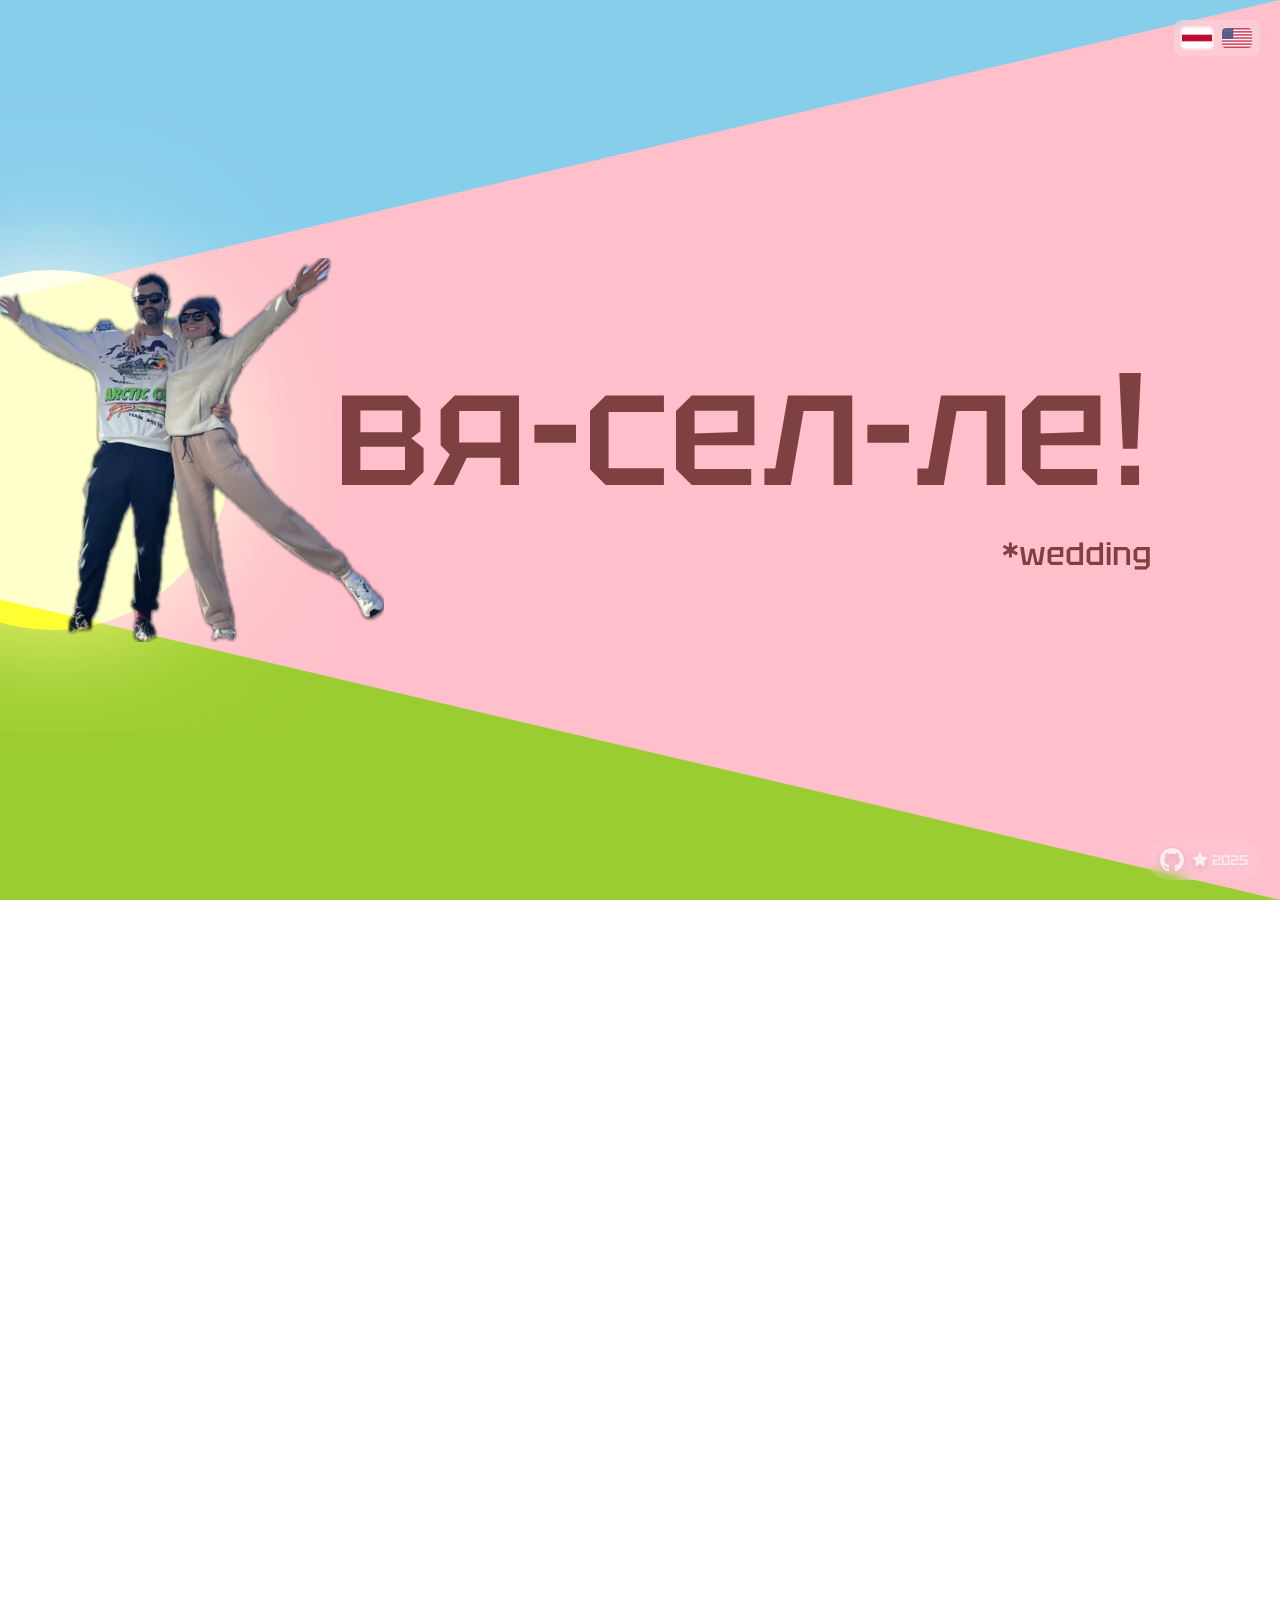
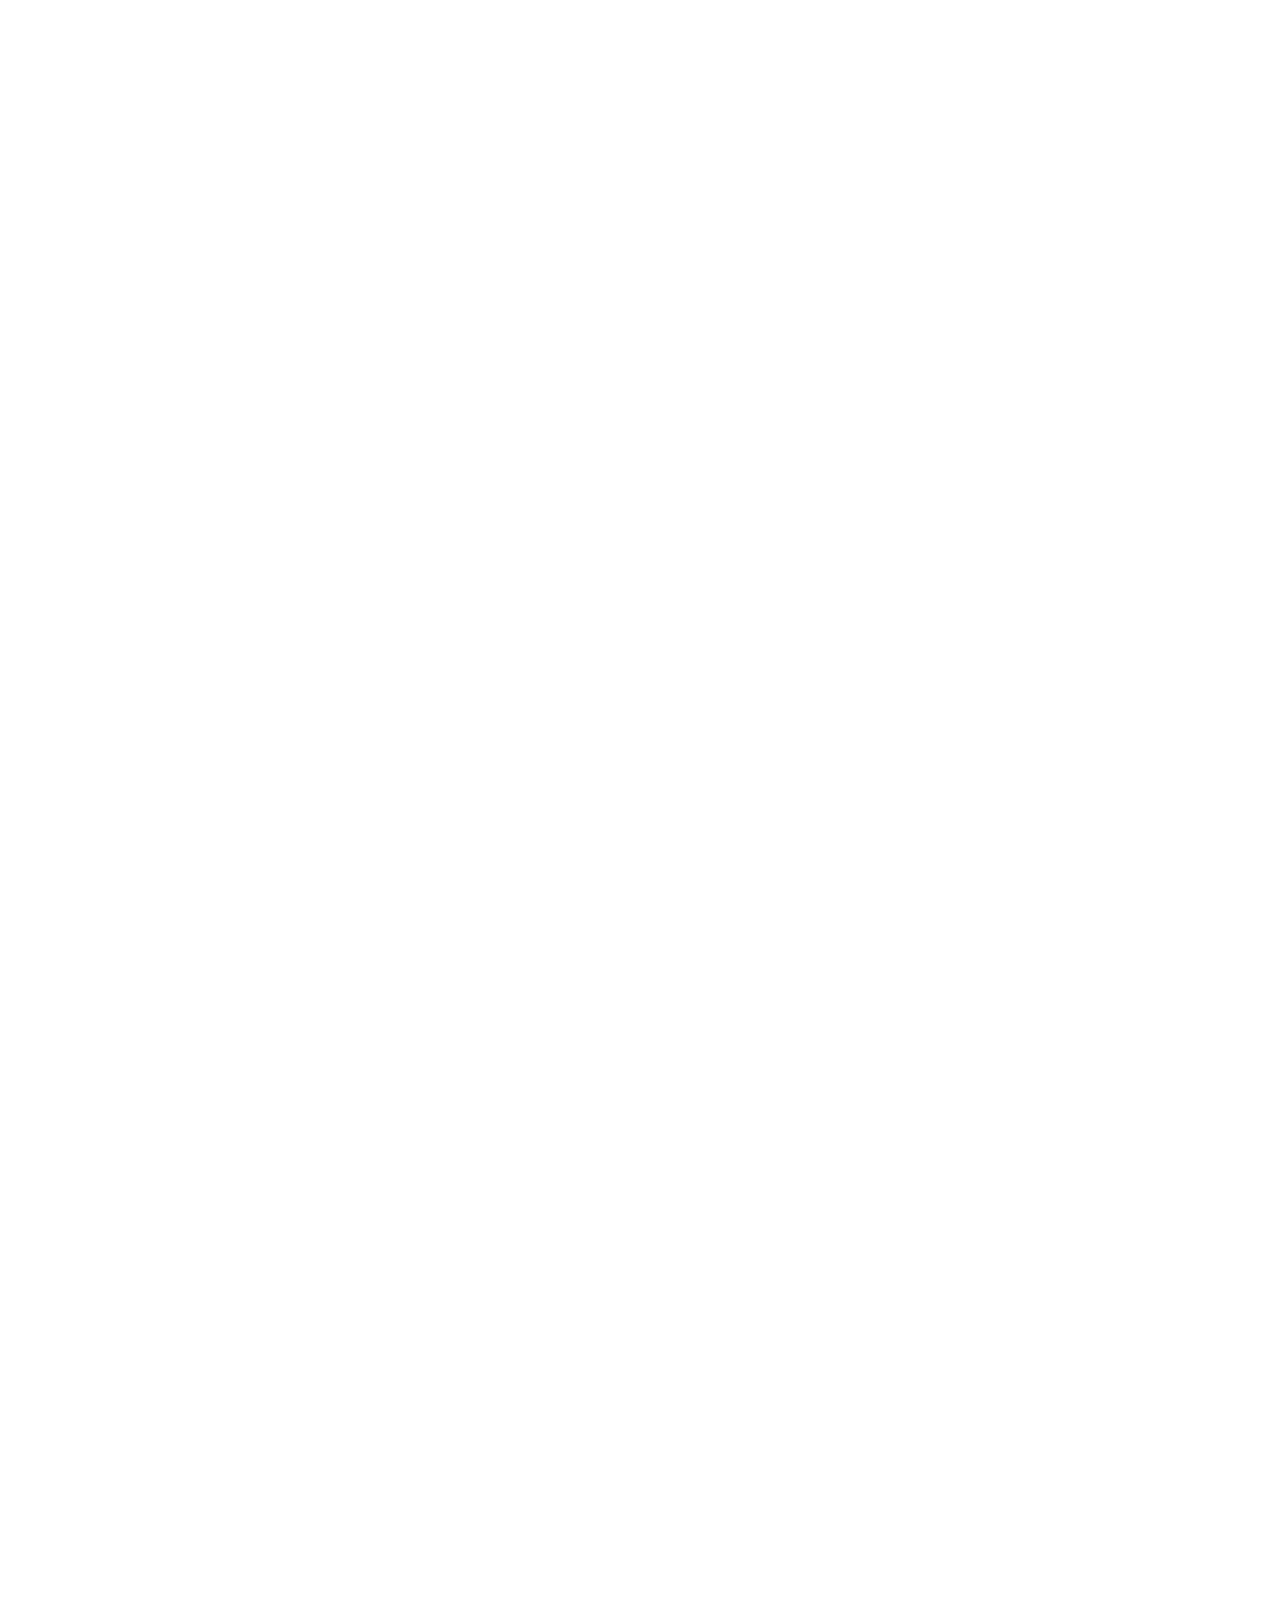
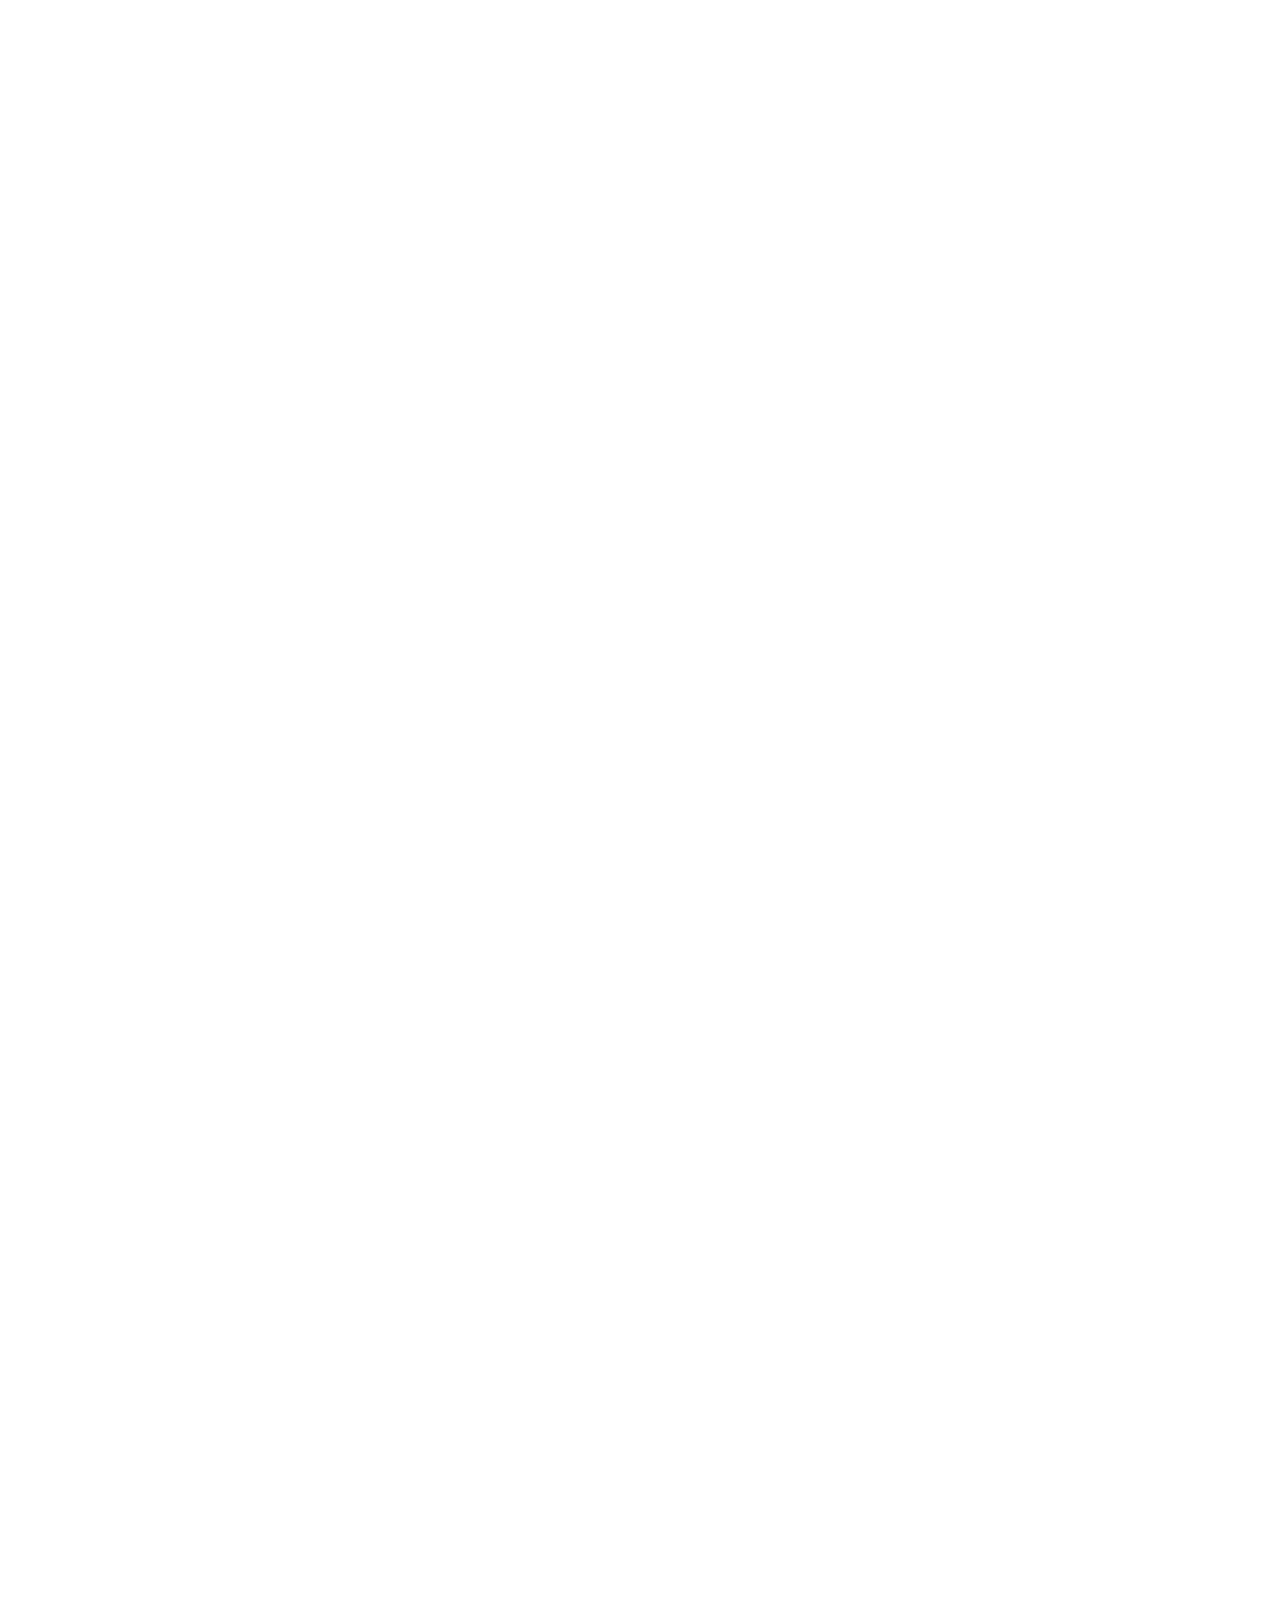
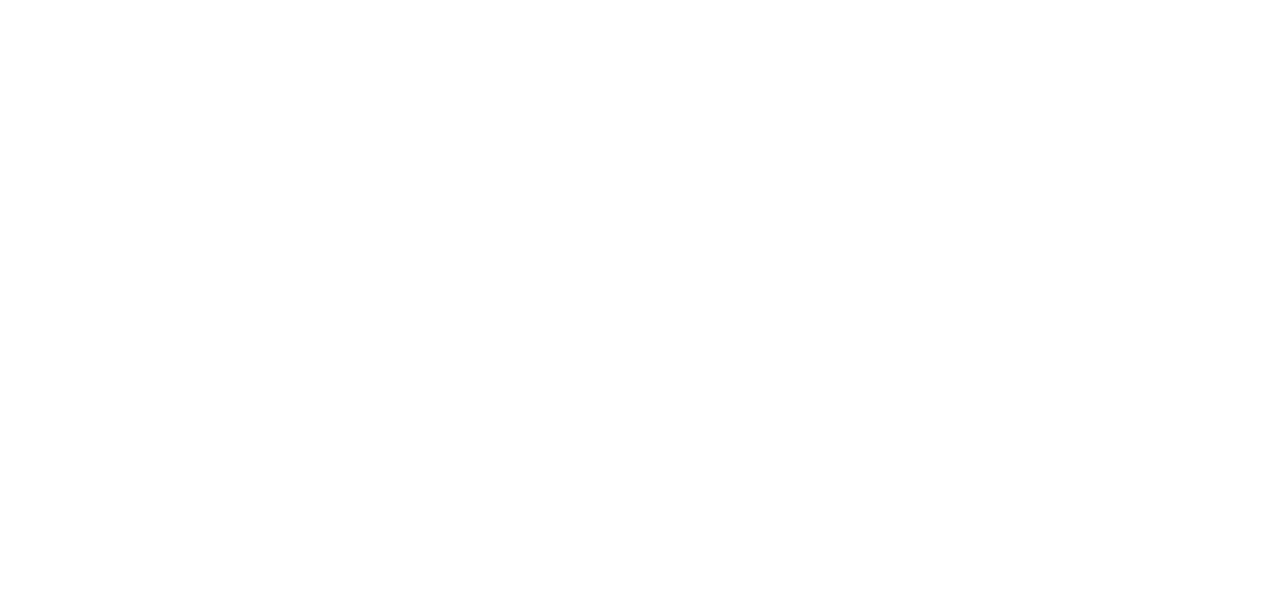
<file: index.html>
<!DOCTYPE html>
<html lang="be">
  <head>
    <meta charset="UTF-8" />
    <meta name="viewport" content="width=device-width, initial-scale=1.0" />
    <title>Wedding Vibe Transition V4</title>
    <link rel="preconnect" href="https://fonts.googleapis.com" />
    <link rel="preconnect" href="https://fonts.gstatic.com" crossorigin />
    <link
      href="https://fonts.googleapis.com/css2?family=Tektur:wght@400;600&display=swap"
      rel="stylesheet"
    />
    <link rel="stylesheet" href="base-styles.css" />
    <link rel="stylesheet" href="page-styles.css" />
    <script src="//embed.typeform.com/next/embed.js"></script>
    <script src="translations.js"></script>
  </head>
  <body>
    <div class="lang-switcher">
      <button
        class="lang-btn be active"
        data-lang="be"
        aria-label="Беларуская мова"
      ></button>
      <button class="lang-btn en" data-lang="en" aria-label="English"></button>
    </div>

    <a
      href="https://github.com/vadzimk/wedding"
      class="github-link"
      target="_blank"
      rel="noopener noreferrer"
      aria-label="View source on GitHub"
    >
      <svg viewBox="0 0 16 16" class="github-icon">
        <path
          d="M8 0C3.58 0 0 3.58 0 8c0 3.54 2.29 6.53 5.47 7.59.4.07.55-.17.55-.38 0-.19-.01-.82-.01-1.49-2.01.37-2.53-.49-2.69-.94-.09-.23-.48-.94-.82-1.13-.28-.15-.68-.52-.01-.53.63-.01 1.08.58 1.23.82.72 1.21 1.87.87 2.33.66.07-.52.28-.87.51-1.07-1.78-.2-3.64-.89-3.64-3.95 0-.87.31-1.59.82-2.15-.08-.2-.36-1.02.08-2.12 0 0 .67-.21 2.2.82.64-.18 1.32-.27 2-.27.68 0 1.36.09 2 .27 1.53-1.04 2.2-.82 2.2-.82.44 1.1.16 1.92.08 2.12.51.56.82 1.27.82 2.15 0 3.07-1.87 3.75-3.65 3.95.29.25.54.73.54 1.48 0 1.07-.01 1.93-.01 2.2 0 .21.15.46.55.38A8.013 8.013 0 0016 8c0-4.42-3.58-8-8-8z"
        />
      </svg>
      <div class="github-stars">
        <svg viewBox="0 0 16 16">
          <path
            d="M8 .25a.75.75 0 01.673.418l1.882 3.815 4.21.612a.75.75 0 01.416 1.279l-3.046 2.97.719 4.192a.75.75 0 01-1.088.791L8 12.347l-3.766 1.98a.75.75 0 01-1.088-.79l.72-4.194L.818 6.374a.75.75 0 01.416-1.28l4.21-.611L7.327.668A.75.75 0 018 .25z"
            fill-rule="evenodd"
          />
        </svg>
        2025
      </div>
    </a>

    <div class="background">
      <div class="sun"></div>
      <div class="step1">
        <div class="step1--pink-area"></div>
        <div class="step1--green-ground"></div>
      </div>

      <div class="step1--content step--content">
        <div class="step1-couple-image">
          <img src="./images/couple-intro.png" alt="couple" />
        </div>
        <div class="textbox-container">
          <div class="title-big" data-translate="wedding">вя-сел-ле!</div>
          <div class="smaller-text" data-translate="weddingNote">*wedding</div>
        </div>
      </div>

      <div class="step2">
        <div class="step2--sky"></div>
      </div>

      <div class="step2--content step--content">
        <div class="textbox-container">
          <div class="textbox location">
            <div class="caption smaller-text" data-translate="when">when</div>
            <div class="value">19.07.2025</div>
          </div>
          <div class="textbox counter">
            <div class="caption smaller-text" data-translate="startTime">
              start time
            </div>
            <div class="value" id="start-time">12:00</div>
          </div>
        </div>
      </div>

      <div class="step3">
        <div class="step3--sky-left"></div>
        <div class="step3--sky-right"></div>
      </div>

      <div class="step3--content step--content">
        <div class="textbox-container">
          <div class="title" data-translate="whatToExpect">
            на што разлічваць?
          </div>
          <div class="small-text" data-translate="detailedPlan">
            *Дэталёвы план будзе бліжэй да сустрэчы
          </div>
        </div>

        <div class="textbox-container agenda">
          <p data-translate="food">ежа і напоі</p>
          <p data-translate="rest">адпачынак</p>
          <p data-translate="activities">
            розныя актыўнасці ў тым ліку спартыўныя (але на ваш густ, захочаце -
            можаце ўвесь час прабавіць у басейне)
          </p>
          <p data-translate="people">людзі, размовы</p>
          <p data-translate="ceremony">цырымонія</p>
          <p data-translate="dance">танцы да світанку</p>
          <p data-translate="transfer">+ трансфер з варшавы і назад</p>
        </div>
      </div>

      <div class="step4"></div>

      <div class="step4--content step--content">
        <div class="step4--container">
          <div class="title" data-translate="dressTitle">што апранаць?</div>
          <div class="smaller-text" data-translate="dressDetails"></div>
        </div>
        <div class="step4--container">
          <div class="title" data-translate="surveyIntro">Апытанка</div>

          <div class="link-box-container">
            <a
              class="link-box"
              href="https://darisobol.typeform.com/to/IFqXWELW"
              target="_blank"
              rel="noopener noreferrer"
              ><span class="link-box-text" data-translate="surveyLink"
                >апытанца</span
              >
              &#8599;</a
            >
          </div>
        </div>
      </div>

      <div class="step5">
        <div class="step5--ground"></div>
      </div>

      <div class="step5--content step--content">
        <div class="title" data-translate="location">where will it be</div>
        <div class="playlist-container">
          <div class="map-container">
            <iframe
              width="100%"
              height="400"
              style="
                border: 0;
                border-radius: 8px;
                box-shadow: 0 4px 8px rgba(0, 0, 0, 0.1);
              "
              loading="lazy"
              allowfullscreen
              referrerpolicy="no-referrer-when-downgrade"
              src="https://www.google.com/maps/embed/v1/place?key=AIzaSyBFw0Qbyq9zTFTd-tUY6dZWTgaQzuU17R8&q=villa+omnia+warsaw&zoom=14"
            >
            </iframe>
            <!-- <div class="map-overlay">
              <div class="map-title">Villa Omnia, Warsaw</div>
              <a 
                href="https://goo.gl/maps/YourSpecificLinkHere" 
                target="_blank" 
                rel="noopener noreferrer" 
                class="directions-link"
              >
                Get Directions
              </a>
            </div> -->
          </div>
          <style>
            .map-container {
              position: relative;
              width: 100%;
              /* max-width: 900px; */
              overflow: hidden;
              border-radius: 8px;
            }
            .map-overlay {
              position: absolute;
              bottom: 20px;
              left: 20px;
              background: rgba(255, 255, 255, 0.9);
              padding: 10px 15px;
              border-radius: 4px;
              box-shadow: 0 2px 4px rgba(0, 0, 0, 0.2);
            }
            .map-title {
              font-weight: bold;
              margin-bottom: 5px;
            }
            .directions-link {
              color: #4285f4;
              text-decoration: none;
              font-size: 0.9em;
            }
            .directions-link:hover {
              text-decoration: underline;
            }
            .review-box {
              visibility: hidden;
            }
            @media (max-width: 768px) {
              .map-container iframe {
                height: 300px;
              }
            }
          </style>
        </div>
      </div>

      <div class="step6">
        <div class="step6--sky"></div>
        <div class="step6--ground"></div>
      </div>

      <div class="step6--content step--content">
        <div class="textbox-container">
          <div class="title-big" data-translate="waiting">ча-ка-ем!</div>
          <div class="smaller-text" data-translate="waitingNote">
            *вельмі моцна
          </div>
        </div>
        <div class="image-container">
          <!-- <div class="textbox name-vadzim">Vadzim</div> -->
          <!-- <div class="textbox name-dasha">Dasha</div> -->
          <img src="./images/couple-outro.png" alt="couple" />
        </div>
      </div>
    </div>

    <!-- <div class="arrow bounce">
      <a class="fa fa-arrow-down fa-2x" href="#">Arrow</a>
    </div> -->

    <script>
      // Language switcher functionality
      let currentLang = 'be';

      function updateContent(lang) {
        document.documentElement.lang = lang;
        document.querySelectorAll('[data-translate]').forEach((element) => {
          const key = element.getAttribute('data-translate');
          element.textContent = translations[lang][key];
        });

        // Update days counter text
        updateDaysCounter();
      }

      function updateDaysCounter() {
        const weddingDate = new Date('2025-07-19');
        const today = new Date();
        const diffTime = weddingDate - today;
        const diffDays = Math.ceil(diffTime / (1000 * 60 * 60 * 24));
        const daysText = translations[currentLang].days;
        document.getElementById(
          'days-counter'
        ).textContent = `${diffDays} ${daysText}`;
      }

      // Initialize language switcher
      document.querySelectorAll('.lang-btn').forEach((btn) => {
        btn.addEventListener('click', () => {
          const lang = btn.getAttribute('data-lang');
          if (lang === currentLang) return;

          // Update active state
          document.querySelector('.lang-btn.active').classList.remove('active');
          btn.classList.add('active');

          // Update language and content
          currentLang = lang;
          updateContent(lang);
        });
      });

      // Initialize content
      document.addEventListener('DOMContentLoaded', () => {
        updateContent(currentLang);
      });

      document.addEventListener('DOMContentLoaded', () => {
        const steps = Array.from({ length: 6 }, (_, i) =>
          document.querySelector(`.step${i + 1}`)
        );
        const stepsContent = Array.from({ length: 6 }, (_, i) =>
          document.querySelector(`.step${i + 1}--content`)
        );
        const sun = document.querySelector('.sun');

        const isMobile = window.innerWidth < 768;

        // Sun positions for each step
        const sunPositions = [
          {
            width: '40vh',
            height: '40vh',
            top: '30vh',
            left: isMobile ? '-20vw' : '-10%',
            right: 'null',
            transform: 'none',
          }, // Step 1: Middle left
          {
            width: '40vh',
            height: '40vh',
            top: '0vh',
            left: '-10%',
            right: 'auto',
            transform: 'none',
          }, // Step 2: Top left
          {
            width: isMobile ? '40vw' : '50vw',
            height: isMobile ? '40vw' : '50vw',
            top: isMobile ? '0vh' : '-40vh',
            left: isMobile ? '20vw' : '25vw',
            right: isMobile ? '10vw' : '25vw',
            transform: 'none',
          }, // Step 3: Top center
          {
            width: '95vw',
            height: '95vw',
            top: isMobile ? '0vh' : '-45vh',
            left: '2.5vw',
            right: '2.5vw',
            transform: 'none',
          }, // Step 4: Center huge
          {
            width: '40vw',
            height: '40vw',
            top: '-10vh',
            left: 'auto',
            right: '-10vw',
            transform: 'none',
          }, // Step 5: Top right small
          {
            width: isMobile ? '40vh' : '20vw',
            height: isMobile ? '40vh' : '20vw',
            top: '30vh',
            left: 'auto',
            right: '-10vw',
            transform: 'none',
          }, // Step 6: Middle right
        ];

        function updateSteps() {
          const scrollPercent =
            window.scrollY /
            (document.documentElement.scrollHeight - window.innerHeight);

          // Calculate which steps we're between (0-5)
          const rawStep = scrollPercent * 5;
          const currentStep = Math.floor(rawStep);
          const nextStep = Math.min(currentStep + 1, 5);
          const progress = rawStep - currentStep;

          // Show current and next step backgrounds
          steps.forEach((step, i) => {
            step.style.opacity = i === currentStep ? '1' : '0';
          });

          stepsContent.forEach((stepContent, i) => {
            if (!stepContent) return;
            stepContent.style.visibility =
              i === currentStep ? 'visible' : 'hidden';
          });

          // Calculate sun position based on scroll position
          calculateSunPosition(currentStep, nextStep, progress);
        }

        function calculateSunPosition(currentStep, nextStep, progress) {
          // Get the positions for current and next steps
          const currentPos = sunPositions[currentStep];
          const nextPos = sunPositions[nextStep];

          // Calculate interpolated values for each property
          const interpolatedPos = {};

          // Handle width and height
          ['width', 'height'].forEach((prop) => {
            const current = parseFloat(currentPos[prop]) || 0;
            const next = parseFloat(nextPos[prop]) || 0;
            // Extract units from both current and next positions as they might differ
            const currentUnit = currentPos[prop].replace(/[0-9.-]/g, '');
            const nextUnit = nextPos[prop].replace(/[0-9.-]/g, '');
            // Use current unit for interpolation, but we'll need to handle unit conversion in a more complex case
            const unit = currentUnit;
            interpolatedPos[prop] = `${
              current + (next - current) * progress
            }${unit}`;
          });

          // Handle top position
          const currentTop =
            parseFloat(currentPos.top.replace(/[^0-9.-]/g, '')) || 0;
          const nextTop = parseFloat(nextPos.top.replace(/[^0-9.-]/g, '')) || 0;
          const topUnit = currentPos.top.includes('calc')
            ? 'calc'
            : currentPos.top.replace(/[0-9.-]/g, '');

          if (topUnit === 'calc') {
            // Handle calc expressions
            if (currentPos.top.includes('50%')) {
              const currentOffset =
                parseFloat(currentPos.top.match(/-?\d+vh/)?.[0]) || 0;
              const nextOffset =
                parseFloat(nextPos.top.match(/-?\d+vh/)?.[0]) || 0;
              interpolatedPos.top = `calc(50% - ${
                currentOffset + (nextOffset - currentOffset) * progress
              }vh)`;
            } else {
              interpolatedPos.top =
                progress < 0.5 ? currentPos.top : nextPos.top;
            }
          } else {
            interpolatedPos.top = `${
              currentTop + (nextTop - currentTop) * progress
            }${topUnit}`;
          }

          // Handle left and right positioning
          if (currentPos.left !== 'auto' && nextPos.left !== 'auto') {
            const currentLeft = parseFloat(currentPos.left) || 0;
            const nextLeft = parseFloat(nextPos.left) || 0;
            const leftUnit = currentPos.left.replace(/[0-9.-]/g, '');
            interpolatedPos.left = `${
              currentLeft + (nextLeft - currentLeft) * progress
            }${leftUnit}`;
            interpolatedPos.right = 'auto';
          } else if (currentPos.right !== 'auto' && nextPos.right !== 'auto') {
            const currentRight = parseFloat(currentPos.right) || 0;
            const nextRight = parseFloat(nextPos.right) || 0;
            const rightUnit = currentPos.right.replace(/[0-9.-]/g, '');
            interpolatedPos.right = `${
              currentRight + (nextRight - currentRight) * progress
            }${rightUnit}`;
            interpolatedPos.left = 'auto';
          } else {
            // Handle transition between left and right positioning
            if (currentPos.left !== 'auto') {
              const currentLeft = parseFloat(currentPos.left) || 0;
              const leftUnit = currentPos.left.replace(/[0-9.-]/g, '');
              interpolatedPos.left = `${
                currentLeft * (1 - progress)
              }${leftUnit}`;
            } else {
              interpolatedPos.left = 'auto';
            }

            if (nextPos.left !== 'auto') {
              const nextLeft = parseFloat(nextPos.left) || 0;
              const leftUnit = nextPos.left.replace(/[0-9.-]/g, '');
              interpolatedPos.left = `${nextLeft * progress}${leftUnit}`;
            }

            if (currentPos.right !== 'auto') {
              const currentRight = parseFloat(currentPos.right) || 0;
              const rightUnit = currentPos.right.replace(/[0-9.-]/g, '');
              interpolatedPos.right = `${
                currentRight * (1 - progress)
              }${rightUnit}`;
            } else {
              interpolatedPos.right = 'auto';
            }

            if (nextPos.right !== 'auto') {
              const nextRight = parseFloat(nextPos.right) || 0;
              const rightUnit = nextPos.right.replace(/[0-9.-]/g, '');
              interpolatedPos.right = `${nextRight * progress}${rightUnit}`;
            }
          }

          // Handle transform
          if (progress < 0.5) {
            interpolatedPos.transform = currentPos.transform;
          } else {
            interpolatedPos.transform = nextPos.transform;
          }

          // Apply the interpolated position to the sun
          Object.keys(interpolatedPos).forEach((key) => {
            sun.style[key] = interpolatedPos[key];
          });
        }

        window.addEventListener('scroll', () => {
          requestAnimationFrame(updateSteps);
        });

        // Initial update
        updateSteps();
      });
    </script>
  </body>
</html>

<!-- <div class="value" id="days-counter">
  <script>
    document.addEventListener('DOMContentLoaded', function () {
      const weddingDate = new Date('2025-07-19');
      const today = new Date();

      // Calculate the difference in milliseconds
      const diffTime = weddingDate - today;

      // Convert to days and round down
      const diffDays = Math.ceil(diffTime / (1000 * 60 * 60 * 24));

      // Display the result
      document.getElementById('days-counter').textContent =
        diffDays + ' дзён';
    });
  </script>
</div> -->
</file>
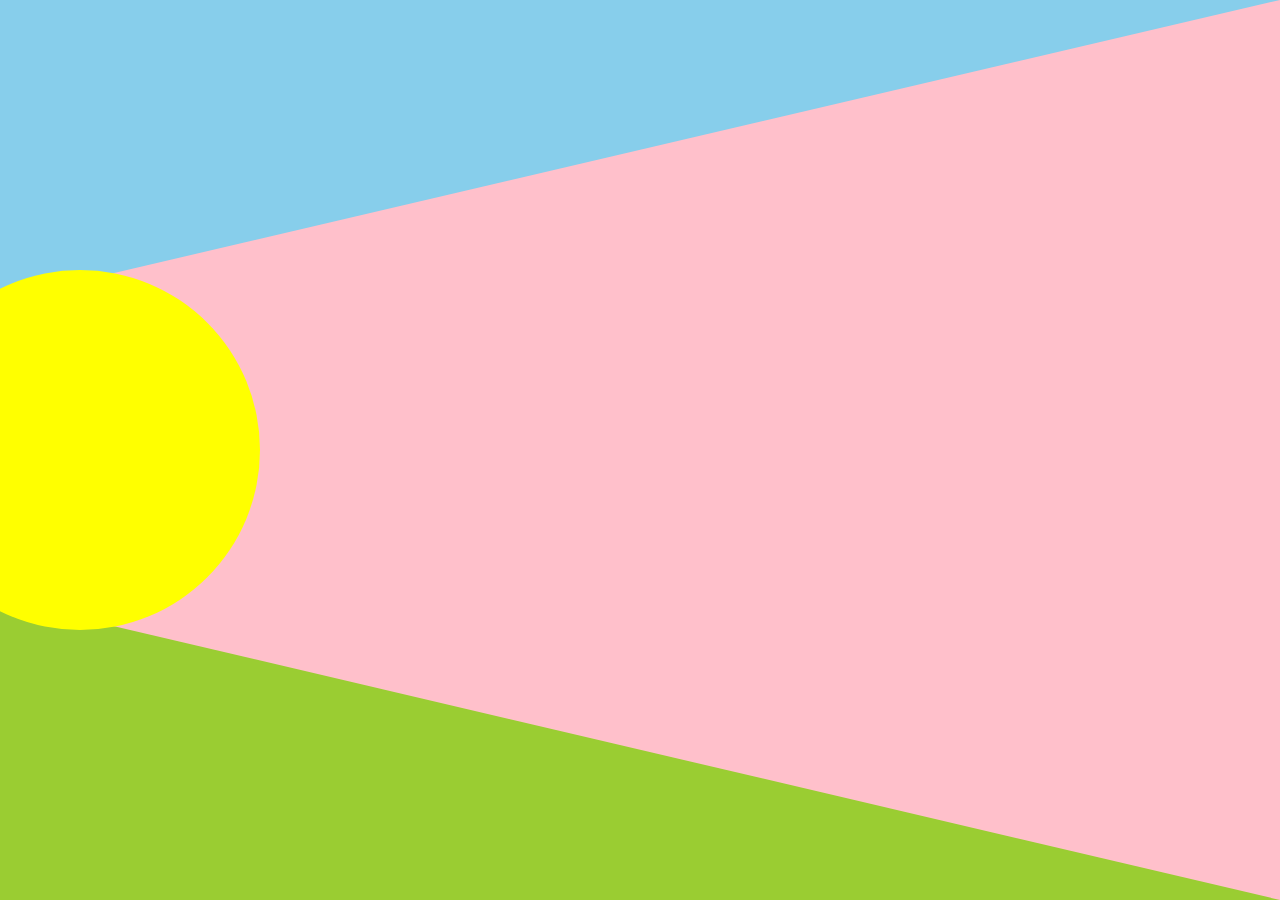
<file: background.html>
<!DOCTYPE html>
<html lang="en">
<head>
  <meta charset="UTF-8">
  <title>Wedding Vibe Improved</title>
  <style>
    body {
      margin: 0;
      padding: 0;
    }
    .background {
      position: relative;
      width: 100vw;
      height: 100vh;
      background-color: #87ceeb; /* light blue sky */
      overflow: hidden;
    }
    .yellow-circle {
      position: absolute;
      height: 40vh;
      width: 40vh;
      background: yellow;
      border-radius: 50%;
      top: calc(50% - 20vh);
      left: -100px;
      z-index: 100;
    }
    .pink-area {
      position: absolute;
      width: 100%;
      height: 100%;
      background: #ffc0cb; /* pink */
      clip-path: polygon(0% 33.3%, 100% 0%, 100% 100%, 0% 66.6%);
      z-index: 20;
    }
    .green-ground {
      position: absolute;
      width: 100%;
      height: 40%;
      background: #9acd32; /* green */
      bottom: 0;
      z-index: 3;
    }
  </style>
</head>
<body>

<div class="background">
  <div class="yellow-circle"></div>
  <div class="pink-area"></div>
  <div class="green-ground"></div>
</div>

</body>
</html>
</file>
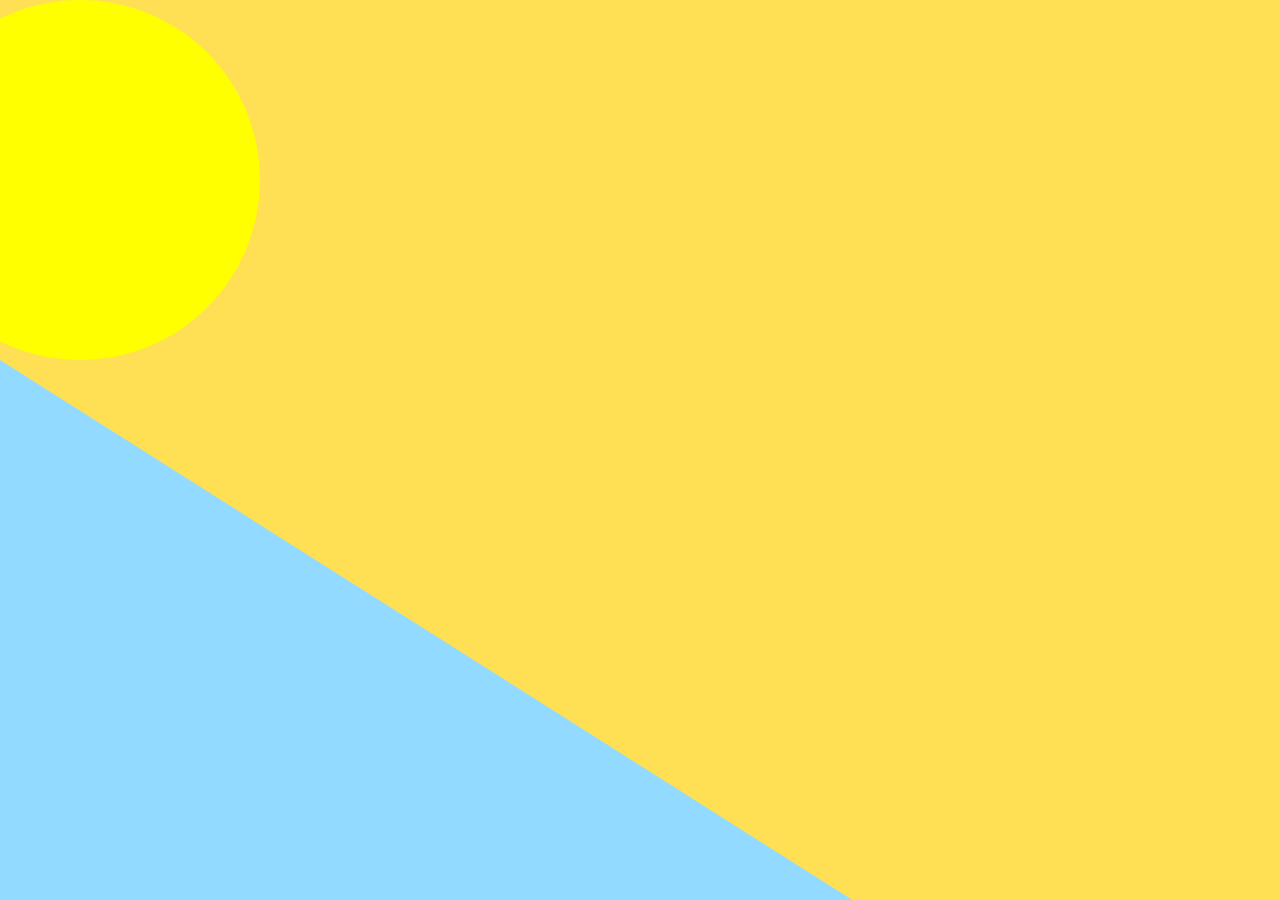
<file: background2.html>
<!DOCTYPE html>
<html lang="en">
  <head>
    <meta charset="UTF-8" />
    <title>Wedding Vibe Improved</title>
    <style>
      body {
        margin: 0;
        padding: 0;
      }
      .background {
        position: relative;
        width: 100vw;
        height: 100vh;
        background-color: #ffe055;
        overflow: hidden;
      }
      .yellow-circle {
        position: absolute;
        width: 40vh;
        height: 40vh;
        background: yellow;
        border-radius: 50%;
        top: 0vw;
        left: -100px;
        z-index: 100;
      }
      .sky {
        position: absolute;
        width: 100%;
        height: 100%;
        background: #92daff; /* sky blue */
        clip-path: polygon(0% 40%, 66.6% 100%, 0% 100%);
        bottom: 0;
        z-index: 3;
      }
    </style>
  </head>
  <body>
    <div class="background">
      <div class="yellow-circle"></div>
      <div class="sky"></div>
    </div>
  </body>
</html>
</file>
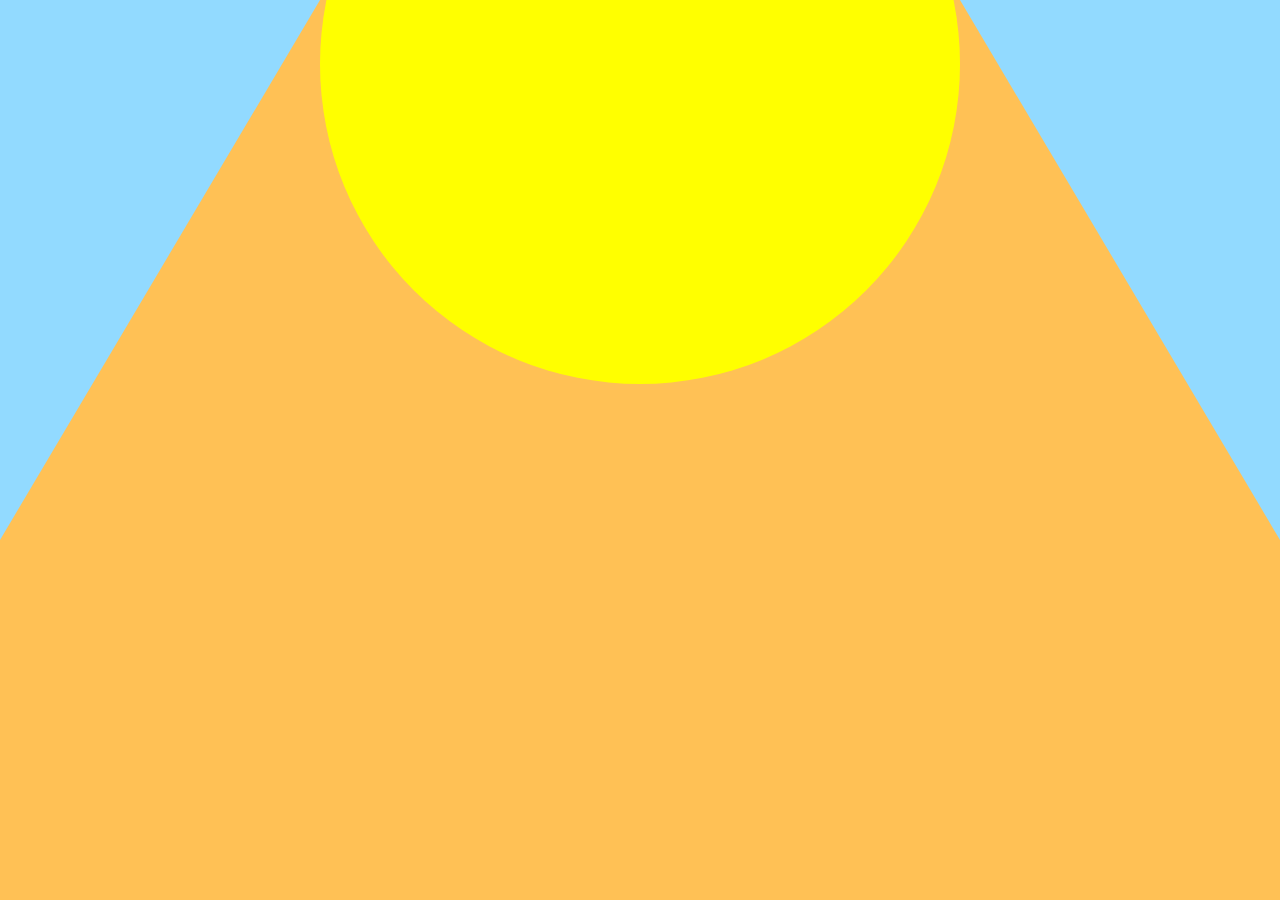
<file: background3.html>
<!DOCTYPE html>
<html lang="en">
  <head>
    <meta charset="UTF-8" />
    <title>Wedding Vibe Improved</title>
    <style>
      body {
        margin: 0;
        padding: 0;
      }
      .background {
        position: relative;
        width: 100vw;
        height: 100vh;
        background-color: #ffc155;
        overflow: hidden;
      }
      .yellow-circle {
        position: absolute;
        width: 50%;
        height: 50vw;
        background: yellow;
        border-radius: 50%;
        top: -20vw;
        left: 50%;
        transform: translateX(-50%);
        z-index: 100;
      }
      .sky-left {
        position: absolute;
        width: 100%;
        height: 100%;
        background: #92daff; /* sky blue */
        clip-path: polygon(0% 0%, 25% 0%, 0% 60%);
        bottom: 0;
        z-index: 3;
      }
      .sky-right {
        position: absolute;
        width: 100%;
        height: 100%;
        background: #92daff; /* sky blue */
        clip-path: polygon(75% 0%, 100% 0%, 100% 60%);
        bottom: 0;
        z-index: 3;
      }
    </style>
  </head>
  <body>
    <div class="background">
      <div class="yellow-circle"></div>
      <div class="sky-left"></div>
      <div class="sky-right"></div>
    </div>
  </body>
</html>
</file>
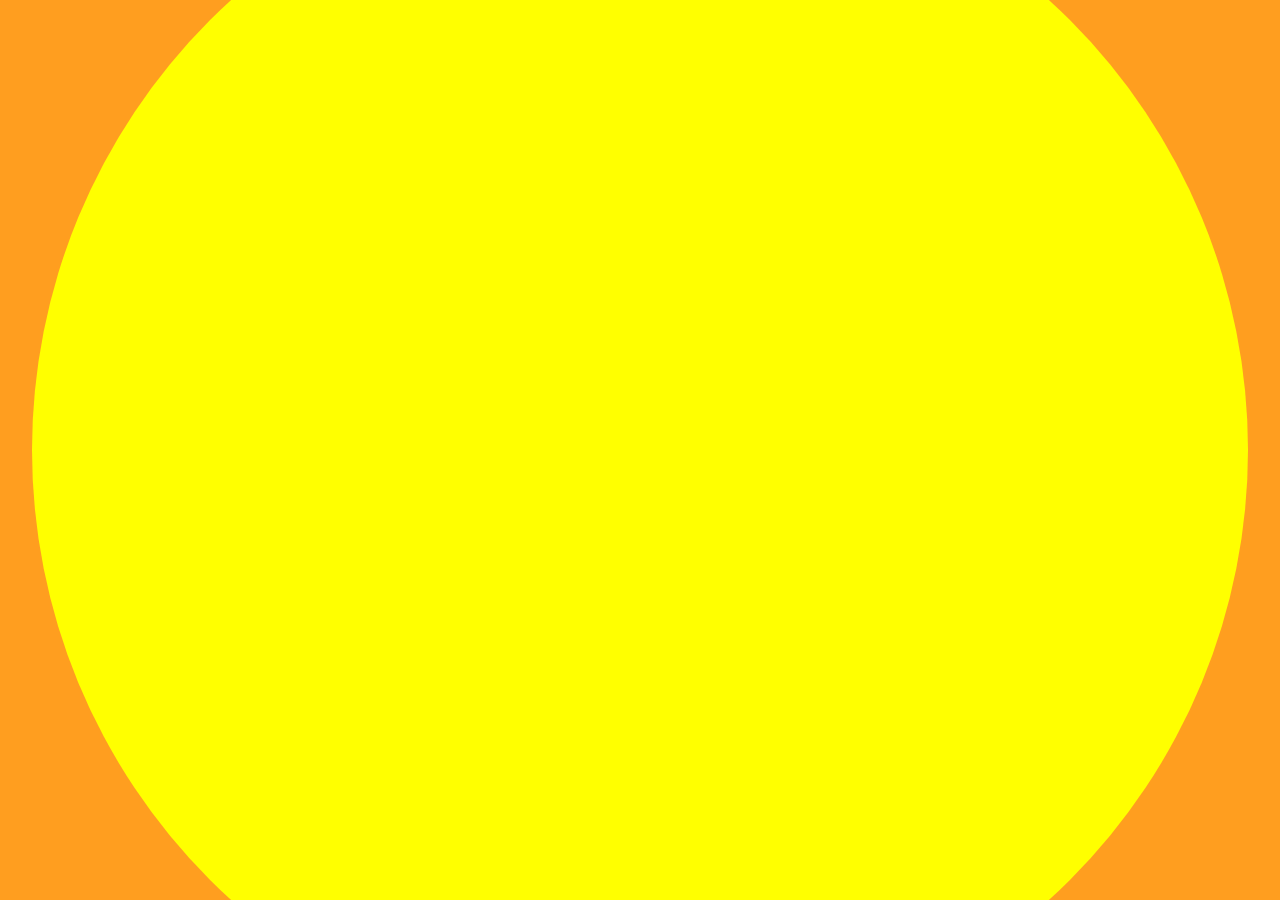
<file: background4.html>
<!DOCTYPE html>
<html lang="en">
  <head>
    <meta charset="UTF-8" />
    <title>Wedding Vibe Improved</title>
    <style>
      body {
        margin: 0;
        padding: 0;
      }
      .background {
        position: relative;
        width: 100vw;
        height: 100vh;
        background-color: #ff9e1f;
        overflow: hidden;
      }
      .yellow-circle {
        position: absolute;
        width: 95%;
        height: 95vw;
        background: yellow;
        border-radius: 50%;
        top: 50%;
        left: 50%;
        transform: translate(-50%, -50%);
        z-index: 100;
      }
    </style>
  </head>
  <body>
    <div class="background">
      <div class="yellow-circle"></div
    </div>
  </body>
</html>
</file>
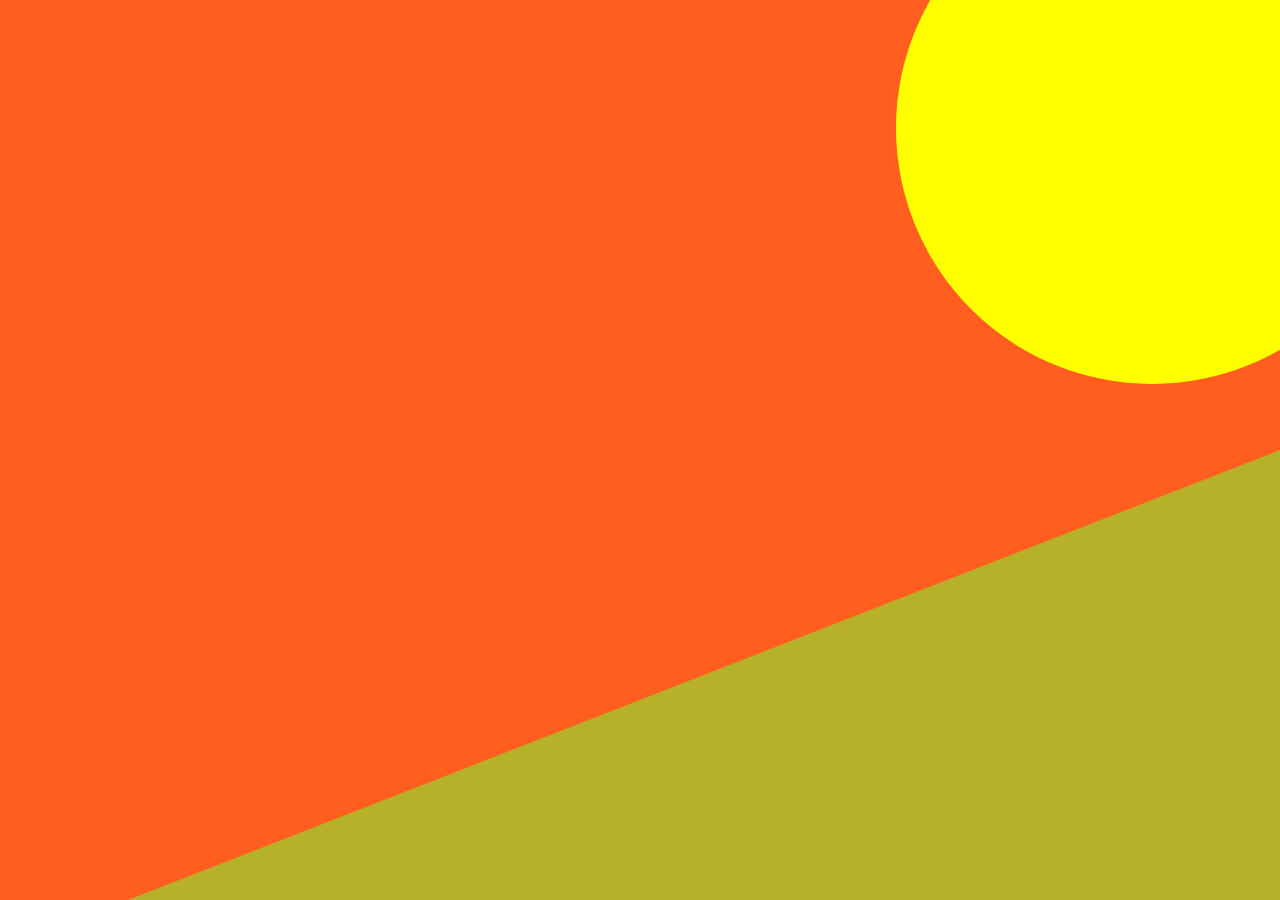
<file: background5.html>
<!DOCTYPE html>
<html lang="en">
  <head>
    <meta charset="UTF-8" />
    <title>Wedding Vibe Improved</title>
    <style>
      body {
        margin: 0;
        padding: 0;
      }
      .background {
        position: relative;
        width: 100vw;
        height: 100vh;
        background-color: #ff5e1f;
        overflow: hidden;
      }
      .yellow-circle {
        position: absolute;
        width: 40%;
        height: 40vw;
        background: yellow;
        border-radius: 50%;
        top: -10vw;
        right: -10vw;
        z-index: 100;
      }
      .ground {
        position: absolute;
        width: 100%;
        height: 100%;
        background-color: #b7b12a;
        clip-path: polygon(10% 100%, 100% 50%, 100% 100%);
        bottom: 0;
        z-index: 2;
      }
    </style>
  </head>
  <body>
    <div class="background">
      <div class="yellow-circle"></div>
      <div class="ground"></div>
    </div>
  </body>
</html>
</file>
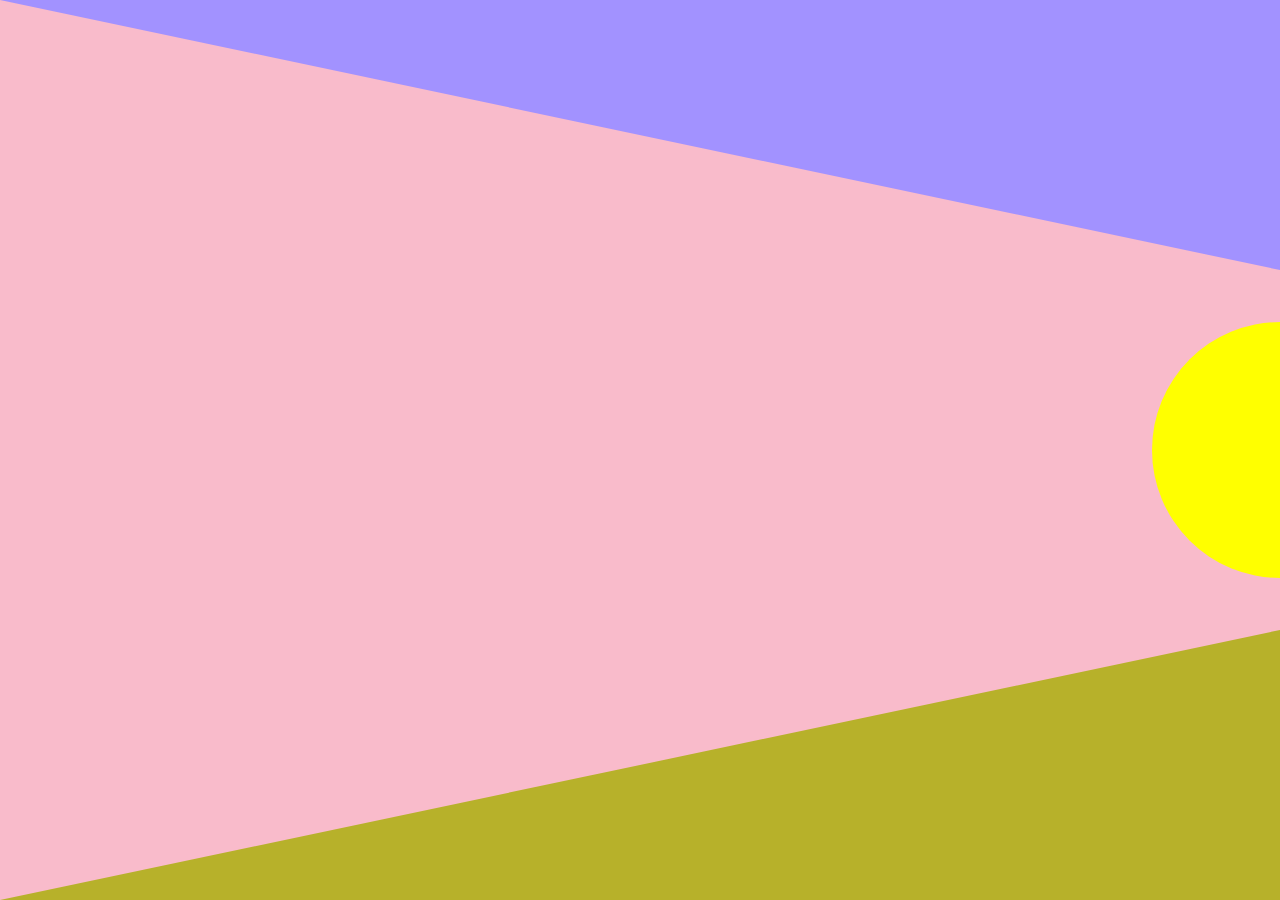
<file: background6.html>
<!DOCTYPE html>
<html lang="en">
  <head>
    <meta charset="UTF-8" />
    <title>Wedding Vibe Improved</title>
    <style>
      body {
        margin: 0;
        padding: 0;
      }
      .background {
        position: relative;
        width: 100vw;
        height: 100vh;
        background-color: #F9BBCB;
        overflow: hidden;
      }
      .yellow-circle {
        position: absolute;
        width: 20%;
        height: 20vw;
        background: yellow;
        border-radius: 50%;
        top: calc(50% - 10vw);
        right: -10vw;
        z-index: 100;
      }
      .ground {
        position: absolute;
        width: 100%;
        height: 100%;
        background-color: #b7b12a;
        clip-path: polygon(0% 100%, 100% 70%, 100% 100%);
        bottom: 0;
        z-index: 2;
      }
      .sky {
        position: absolute;
        width: 100%;
        height: 100%;
        background-color: #A292FF;
        clip-path: polygon(0% 0%, 100% 0%, 100% 30%);
      }
    </style>
  </head>
  <body>
    <div class="background">
      <div class="yellow-circle"></div>
      <div class="sky"></div>
      <div class="ground"></div>
    </div>
  </body>
</html>
</file>
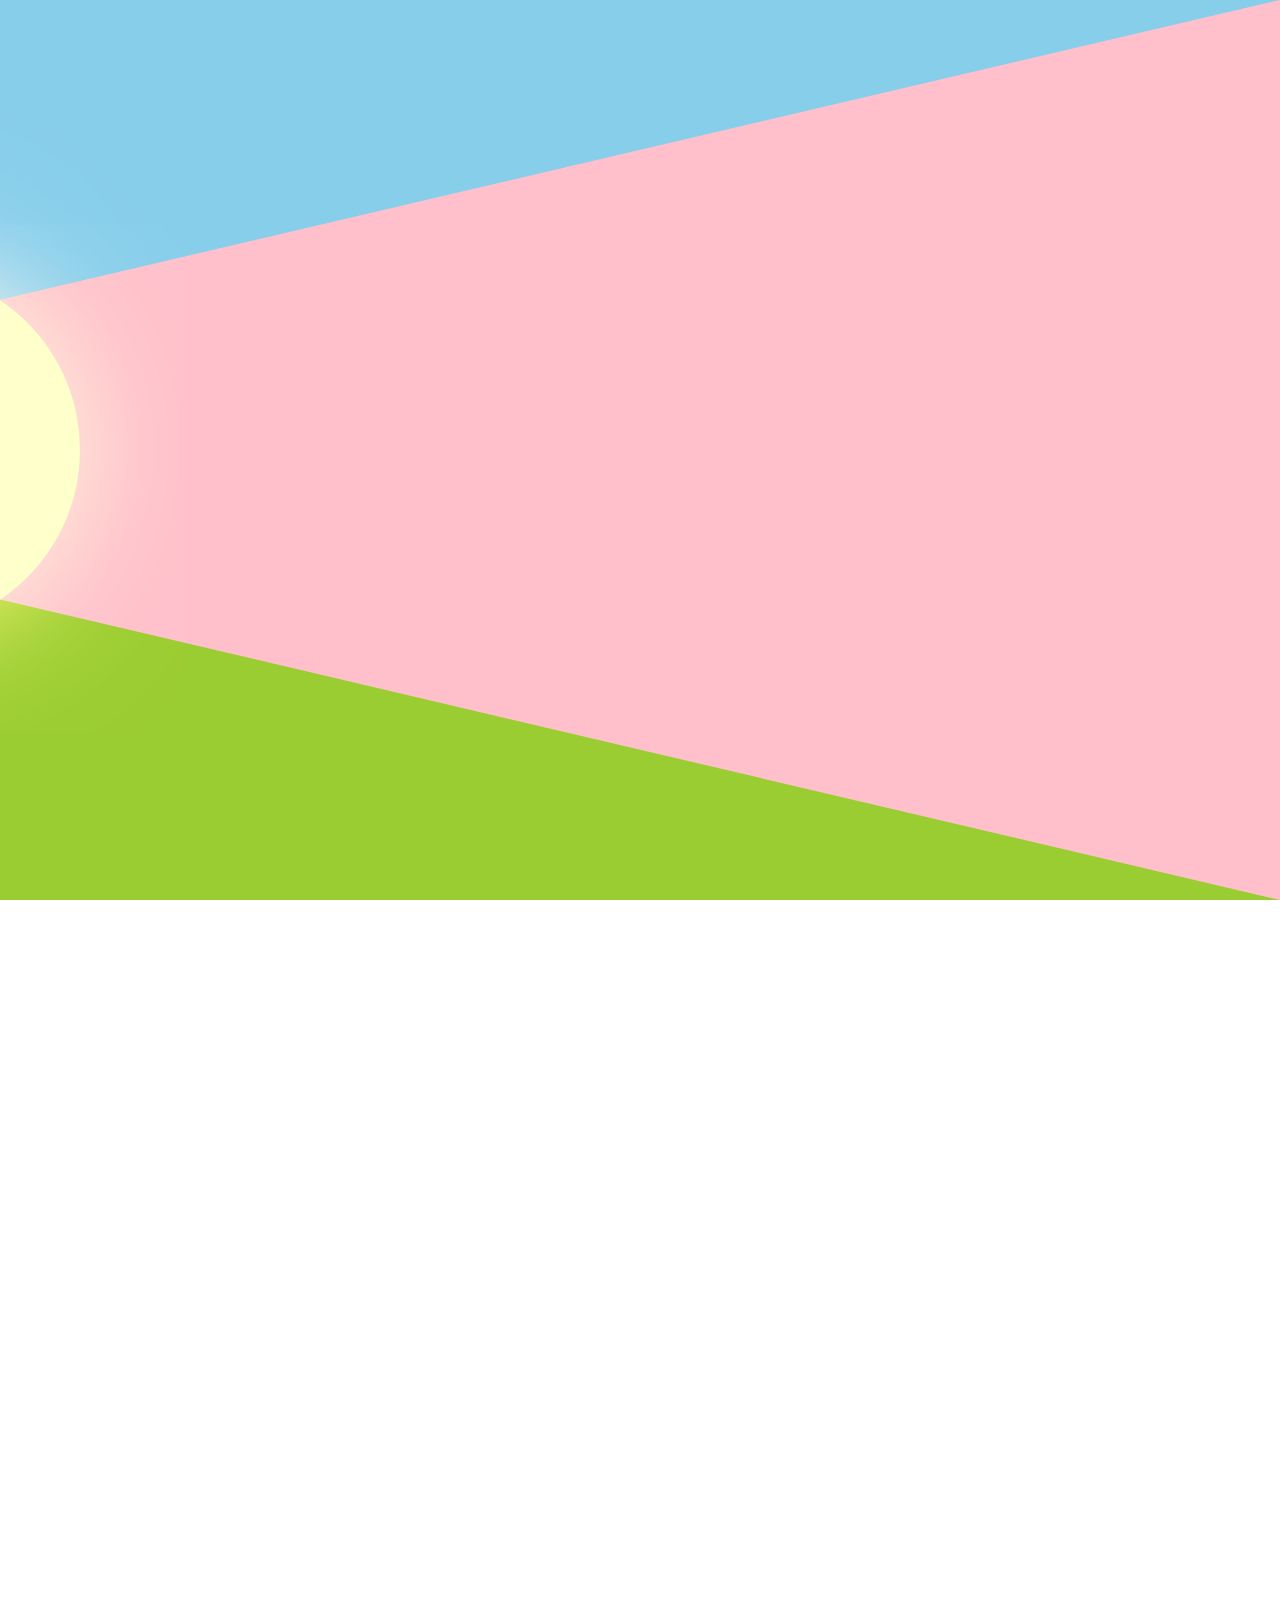
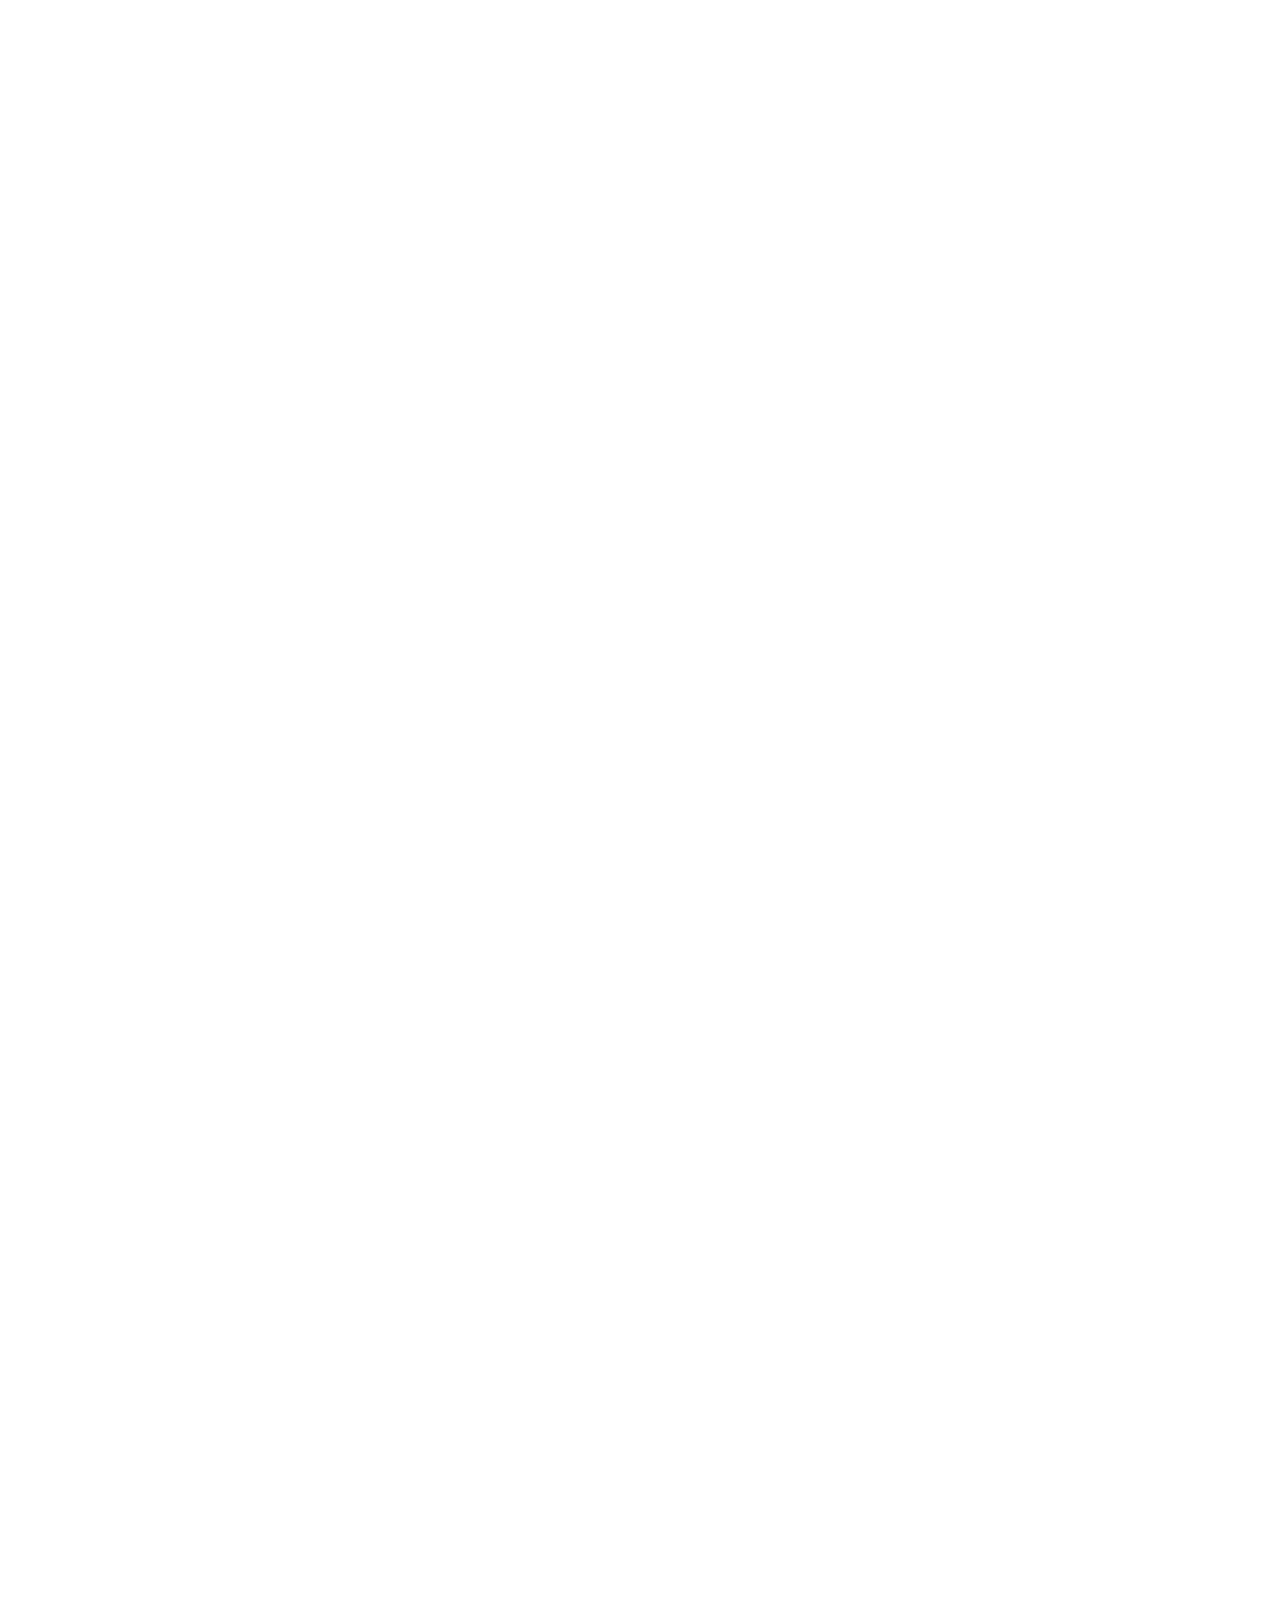
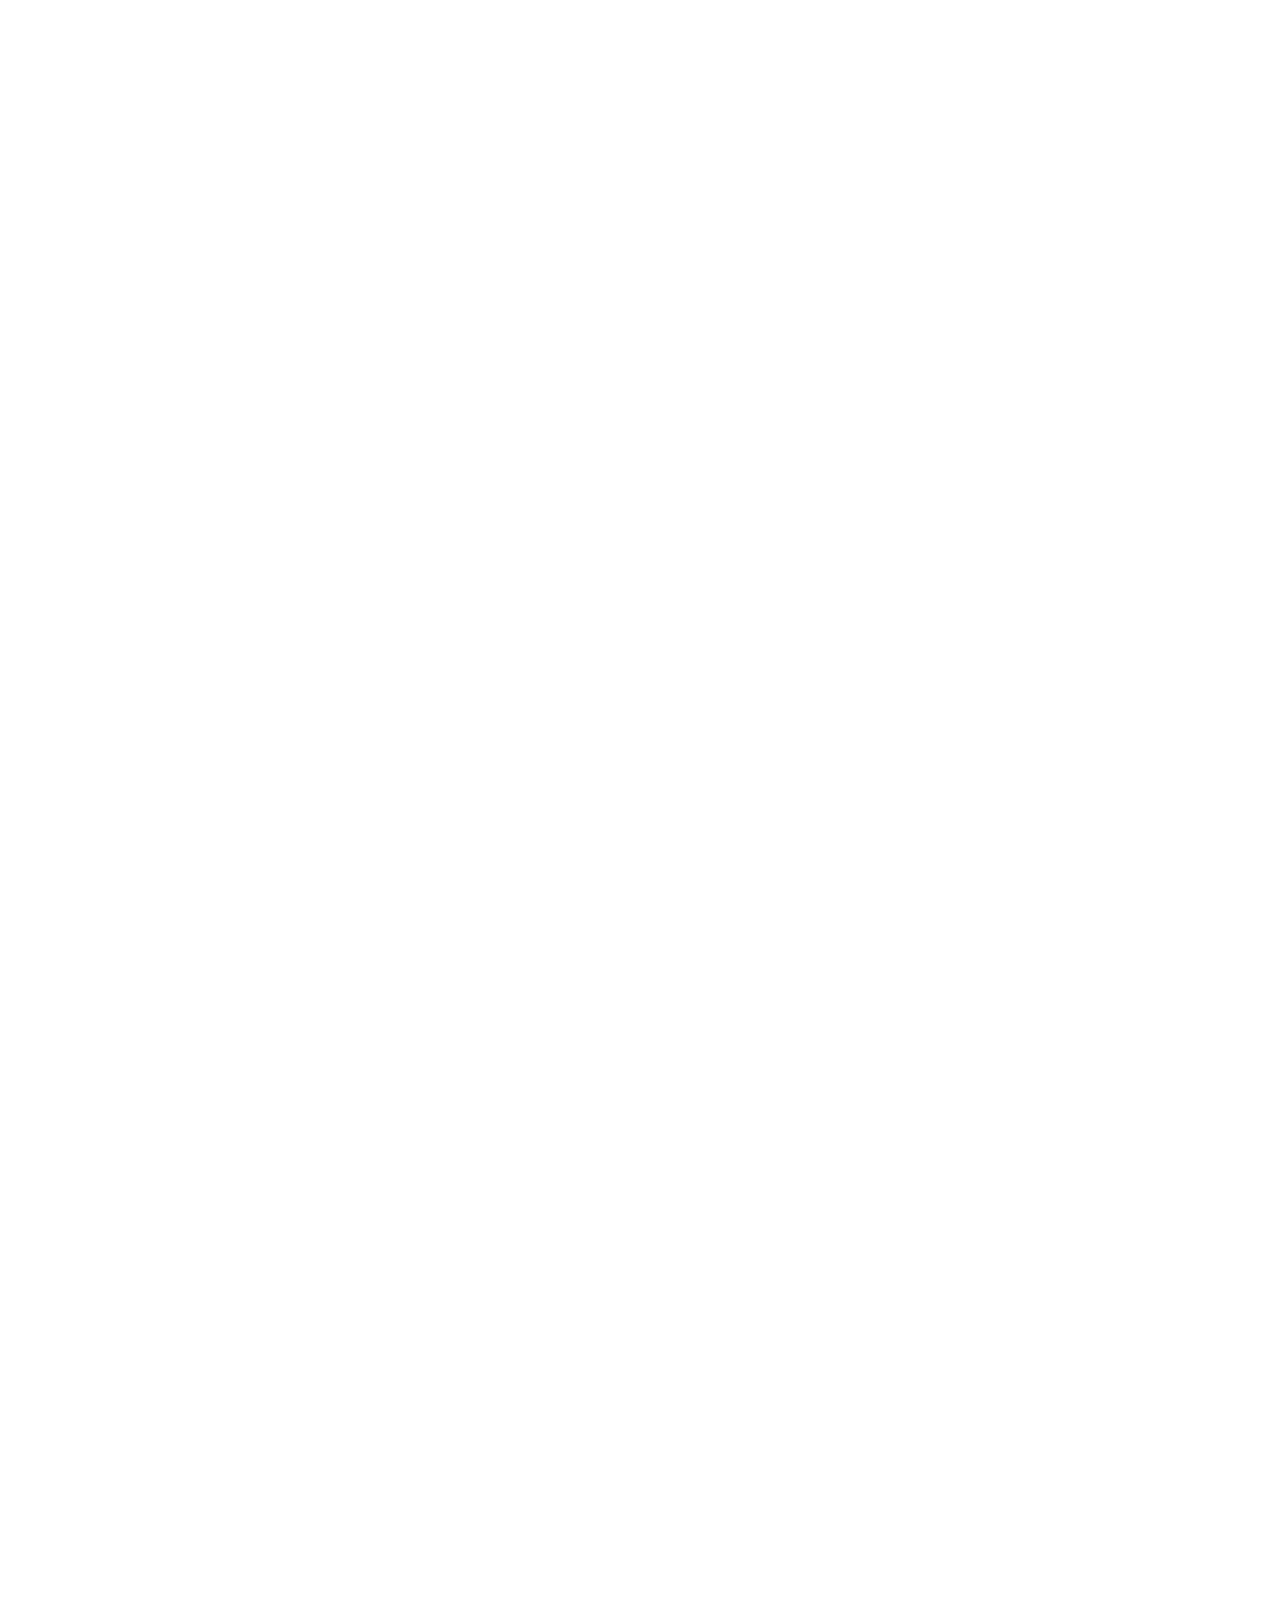
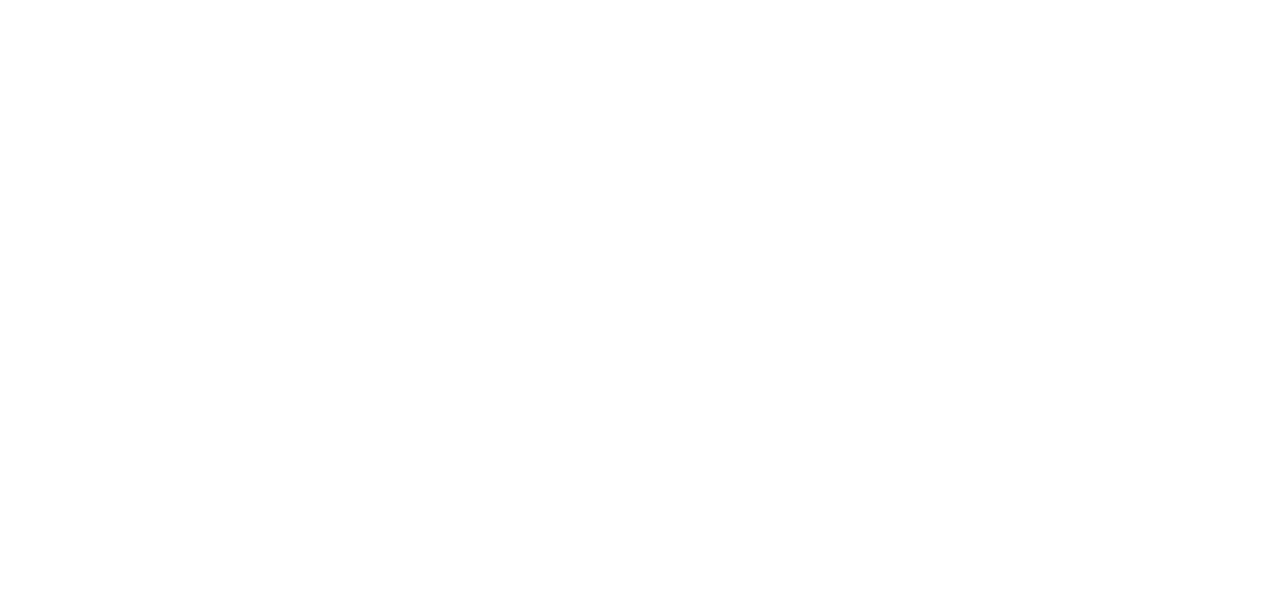
<file: transition-background.html>
<!DOCTYPE html>
<html lang="en">
<head>
    <meta charset="UTF-8">
    <title>Wedding Vibe Transition</title>
    <style>
        * {
            margin: 0;
            padding: 0;
            box-sizing: border-box;
        }

        body {
            min-height: 600vh; /* 6 states, each taking 100vh */
            overflow-x: hidden;
        }

        .background {
            position: fixed;
            width: 100vw;
            height: 100vh;
            overflow: hidden;
            transition: background-color 0.3s ease;
        }

        .yellow-circle {
            position: fixed;
            width: 40vh;
            height: 40vh;
            background: yellow;
            border-radius: 50%;
            transform: translate(-50%, -50%);
            z-index: 100;
            transition: all 0.3s ease;
            box-shadow: 
                0 0 100px rgba(255, 229, 92, 0.8),
                0 0 200px rgba(255, 229, 92, 0.4);
            mix-blend-mode: screen;
        }

        /* First state elements */
        .pink-area {
            position: fixed;
            width: 100%;
            height: 100%;
            background: #ffc0cb;
            clip-path: polygon(0% 33.3%, 100% 0%, 100% 100%, 0% 66.6%);
            z-index: 20;
            transition: all 0.3s ease;
            opacity: 0;
        }

        .green-ground {
            position: fixed;
            width: 100%;
            height: 40%;
            background: #9acd32;
            bottom: 0;
            z-index: 3;
            transition: all 0.3s ease;
            opacity: 0;
        }

        /* Second state elements */
        .sky-bottom {
            position: fixed;
            width: 100%;
            height: 100%;
            background: #92daff;
            clip-path: polygon(0% 40%, 66.6% 100%, 0% 100%);
            bottom: 0;
            z-index: 3;
            transition: all 0.3s ease;
            opacity: 0;
        }

        /* Third state elements */
        .sky-left {
            position: fixed;
            width: 100%;
            height: 100%;
            background: #92daff;
            clip-path: polygon(0% 0%, 25% 0%, 0% 60%);
            z-index: 3;
            transition: all 0.3s ease;
            opacity: 0;
        }

        .sky-right {
            position: fixed;
            width: 100%;
            height: 100%;
            background: #92daff;
            clip-path: polygon(75% 0%, 100% 0%, 100% 60%);
            z-index: 3;
            transition: all 0.3s ease;
            opacity: 0;
        }

        /* Fifth and Sixth state elements */
        .ground-right {
            position: fixed;
            width: 100%;
            height: 100%;
            background: #b7b12a;
            clip-path: polygon(10% 100%, 100% 50%, 100% 100%);
            bottom: 0;
            z-index: 2;
            transition: all 0.3s ease;
            opacity: 0;
        }

        .sky-top {
            position: fixed;
            width: 100%;
            height: 100%;
            background: #A292FF;
            clip-path: polygon(0% 0%, 100% 0%, 100% 30%);
            transition: all 0.3s ease;
            opacity: 0;
        }
    </style>
</head>
<body>
    <div class="background">
        <div class="yellow-circle"></div>
        <div class="pink-area"></div>
        <div class="green-ground"></div>
        <div class="sky-bottom"></div>
        <div class="sky-left"></div>
        <div class="sky-right"></div>
        <div class="ground-right"></div>
        <div class="sky-top"></div>
    </div>

    <script>
        document.addEventListener('DOMContentLoaded', () => {
            const background = document.querySelector('.background');
            const yellowCircle = document.querySelector('.yellow-circle');
            const elements = {
                pinkArea: document.querySelector('.pink-area'),
                greenGround: document.querySelector('.green-ground'),
                skyBottom: document.querySelector('.sky-bottom'),
                skyLeft: document.querySelector('.sky-left'),
                skyRight: document.querySelector('.sky-right'),
                groundRight: document.querySelector('.ground-right'),
                skyTop: document.querySelector('.sky-top')
            };

            // Background colors for each state
            const bgColors = [
                '#87ceeb', // State 1: Light blue
                '#ffe055', // State 2: Yellow
                '#ffc155', // State 3: Orange
                '#ff9e1f', // State 4: Dark orange
                '#ff5e1f', // State 5: Red orange
                '#F9BBCB'  // State 6: Pink
            ];

            // Sun positions for each state
            const sunPositions = [
                { top: '50%', left: '-100px', width: '40vh', height: '40vh' },    // Middle left
                { top: '0%', left: '0%', width: '40vh', height: '40vh' },         // Top left
                { top: '-20vh', left: '50%', width: '50vw', height: '50vw' },     // Top center
                { top: '50%', left: '50%', width: '95vw', height: '95vw' },       // Center huge
                { top: '-10vh', right: '-10vw', width: '40vw', height: '40vw' },  // Top right small
                { top: '50%', right: '-10vw', width: '20vw', height: '20vw' }     // Middle right
            ];

            function getScrollProgress() {
                const scrollHeight = document.documentElement.scrollHeight - window.innerHeight;
                return Math.min(Math.max(window.scrollY / scrollHeight, 0), 1);
            }

            function updateElements() {
                const progress = getScrollProgress() * 5; // 5 transitions between 6 states
                const currentState = Math.floor(progress);
                const stateProgress = progress - currentState;

                // Update background color
                if (currentState < 5) {
                    const r1 = parseInt(bgColors[currentState].substring(1, 3), 16);
                    const g1 = parseInt(bgColors[currentState].substring(3, 5), 16);
                    const b1 = parseInt(bgColors[currentState].substring(5, 7), 16);
                    const r2 = parseInt(bgColors[currentState + 1].substring(1, 3), 16);
                    const g2 = parseInt(bgColors[currentState + 1].substring(3, 5), 16);
                    const b2 = parseInt(bgColors[currentState + 1].substring(5, 7), 16);
                    
                    const r = Math.round(r1 + (r2 - r1) * stateProgress);
                    const g = Math.round(g1 + (g2 - g1) * stateProgress);
                    const b = Math.round(b1 + (b1 - b1) * stateProgress);
                    
                    background.style.backgroundColor = `rgb(${r}, ${g}, ${b})`;
                }

                // Update sun position and size
                const currentPos = sunPositions[currentState];
                const nextPos = sunPositions[currentState + 1] || sunPositions[currentState];

                // Handle visibility of elements based on state
                switch(currentState) {
                    case 0:
                        elements.pinkArea.style.opacity = 1 - stateProgress;
                        elements.greenGround.style.opacity = 1 - stateProgress;
                        elements.skyBottom.style.opacity = stateProgress;
                        break;
                    case 1:
                        elements.skyBottom.style.opacity = 1 - stateProgress;
                        elements.skyLeft.style.opacity = stateProgress;
                        elements.skyRight.style.opacity = stateProgress;
                        break;
                    case 3:
                        elements.groundRight.style.opacity = stateProgress;
                        break;
                    case 4:
                        elements.groundRight.style.opacity = 1 - stateProgress;
                        elements.skyTop.style.opacity = stateProgress;
                        break;
                }

                // Update sun position
                if (currentPos && nextPos) {
                    Object.keys(currentPos).forEach(key => {
                        const current = parseFloat(currentPos[key]) || 0;
                        const next = parseFloat(nextPos[key]) || 0;
                        yellowCircle.style[key] = `${current + (next - current) * stateProgress}${currentPos[key].replace(/[0-9.-]/g, '')}`;
                    });
                }
            }

            window.addEventListener('scroll', () => {
                window.requestAnimationFrame(updateElements);
            });

            // Initial update
            updateElements();
        });
    </script>
</body>
</html>
</file>
<file: base-styles.css>
.title-big {
  font-size: 10rem;

  @media (max-width: 768px) {
    font-size: 4rem;
  }
}

.title {
  font-size: 5rem;

  @media (max-width: 768px) {
    font-size: 3rem;
  }
}

  .small-text {
    font-size: clamp(1rem, 1.5vw, 10rem);
  }
  .agenda {
    font-size: 3vh;
    }

.smaller-text {
    font-size: 2rem;
}

body {
  font-family: 'Tektur', sans-serif;
  font-weight: 500;
  color: #7e4141;
}

.lang-switcher {
  position: fixed;
  top: 20px;
  right: 20px;
  z-index: 1000;
  display: flex;
  gap: 10px;
  background: rgba(255, 255, 255, 0.2);
  padding: 8px;
  border-radius: 8px;
  backdrop-filter: blur(5px);
}

.lang-btn {
  width: 30px;
  height: 20px;
  border: none;
  padding: 0;
  cursor: pointer;
  opacity: 0.7;
  transition: opacity 0.3s ease;
  background-size: cover;
  background-position: center;
  border-radius: 4px;
}

.lang-btn:hover {
  opacity: 1;
}

.lang-btn.active {
  opacity: 1;
  box-shadow: 0 0 0 2px rgba(255, 255, 255, 0.5);
}

.lang-btn.en {
  background-image: url('images/us-flag.svg');
}

.lang-btn.be {
  background-image: url('images/by-flag.svg');
}

@media (max-width: 768px) {
  .lang-switcher {
    top: 10px;
    right: 10px;
    padding: 6px;
  }

  .lang-btn {
    width: 24px;
    height: 16px;
  }
}

.github-link {
  position: fixed;
  bottom: 20px;
  right: 20px;
  z-index: 1000;
  opacity: 0.7;
  transition: opacity 0.3s ease;
  display: flex;
  align-items: center;
  gap: 8px;
  text-decoration: none;
  background: rgba(255, 255, 255, 0.1);
  padding: 8px 12px;
  border-radius: 20px;
  backdrop-filter: blur(5px);
}

.github-link:hover {
  opacity: 1;
}

.github-link svg {
  width: 24px;
  height: 24px;
  fill: #fff;
  filter: drop-shadow(0 2px 4px rgba(0, 0, 0, 0.2));
}

.github-stars {
  color: #fff;
  font-size: 14px;
  display: flex;
  align-items: center;
  gap: 4px;
}

.github-stars svg {
  width: 16px;
  height: 16px;
}

@media (max-width: 768px) {
  .github-link {
    bottom: 10px;
    right: 10px;
    padding: 6px 10px;
  }
  
  .github-link svg {
    width: 20px;
    height: 20px;
  }

  .github-stars {
    font-size: 12px;
  }

  .github-stars svg {
    width: 14px;
    height: 14px;
  }
}
</file>
<file: page-styles.css>
* {
  margin: 0;
  padding: 0;
  box-sizing: border-box;
  font-family: 'Tektur', sans-serif;
}

body {
  min-height: 600vh;
  overflow-x: hidden;
}

.background {
  position: fixed;
  width: 100vw;
  height: 100vh;
  overflow: hidden;
}

.step--content {
  z-index: 200;
  position: fixed;
  inset: 0;
  visibility: hidden;
}

/* Step 1 */
.step1 {
  position: fixed;
  inset: 0;
  background-color: #87ceeb;
  opacity: 0;
}

.step1--pink-area {
  position: absolute;
  width: 100%;
  height: 100%;
  background: #ffc0cb;
  clip-path: polygon(0% 33.3%, 100% 0%, 100% 100%, 0% 66.6%);
  z-index: 20;
}

.step1--green-ground {
  position: absolute;
  width: 100%;
  height: 40%;
  background: #9acd32;
  bottom: 0;
  z-index: 3;
}

.step1-couple-image {
  position: absolute;
  width: 30vw;
  height: 30vw;
  top: calc(50% - 15vw);
  img {
    width: 100%;
    height: 100%;
    object-fit: cover;
  }
  @media (max-width: 768px) {
    width: 80vw;
    height: 80vw;
    left: 10vw;
    bottom: 0;
    top: auto;
  }
}

.step1--content {
  display: flex;
  flex-direction: column;
  justify-content: center;
  padding: 10vh 0;
  .textbox-container {
    display: flex;
    flex-direction: column;
    padding: 10vw;
    @media (max-width: 768px) {
      padding: 5vw;
    }
    /* align-items: center; */
    /* justify-content: center; */
    text-align: right;
  }
}

/* Step 2 */
.step2 {
  position: fixed;
  inset: 0;
  background-color: #ffe055;
  opacity: 0;
}

.step2--sky {
  position: absolute;
  width: 100%;
  height: 100%;
  background: #92daff;
  clip-path: polygon(0% 40%, 66.6% 100%, 0% 100%);
  bottom: 0;
  z-index: 3;
}

.step2--content {
  display: flex;
  flex-direction: column;
  align-items: end;
  justify-content: center;
  text-align: left;
}

/* Step 3 */
.step3 {
  position: fixed;
  inset: 0;
  background-color: #ffc155;
  opacity: 0;
}

.step3--sky-left {
  position: absolute;
  width: 100%;
  height: 100%;
  background: #92daff;
  clip-path: polygon(0% 0%, 25% 0%, 0% 60%);
  z-index: 3;
}

.step3--sky-right {
  position: absolute;
  width: 100%;
  height: 100%;
  background: #92daff;
  clip-path: polygon(75% 0%, 100% 0%, 100% 60%);
  z-index: 3;
}

/* Step 4 */
.step4 {
  position: fixed;
  inset: 0;
  background-color: #ff9e1f;
  opacity: 0;
}

.step4--content {
  .step4--container {
    /* margin: 10vh 0; */
    .title {
      margin-bottom: 1rem;
    }
    .smaller-text {
      font-size: 3vh;
    }
  }
  .link-box-container {
    display: inline-block;
    position: relative;
    width: auto;
  }
  .link-box {
    /* position: relative; */
    display: inline-block;
    width: 100%;
    background: #7e4141;
    color: #fff;
    text-align: center;
    padding: 1.2rem 3rem;
    border: none;
    text-decoration: none;
    z-index: 1;
    letter-spacing: 0.03em;
  }
  
  .link-box::before {
    content: "";
    position: absolute;
    top: 6px;   /* vertical offset of the shadow */
    left: 6px;  /* horizontal offset of the shadow */
    width: 100%;
    height: 100%;
    background: rgba(100, 100, 0, 0.5); /* yellow shadow */
    z-index: -100;
  }
}

/* Step 5 */
.step5 {
  position: fixed;
  inset: 0;
  background-color: #ff5e1f;
  opacity: 0;
}

.step5--ground {
  position: absolute;
  width: 100%;
  height: 100%;
  background-color: #b7b12a;
  clip-path: polygon(10% 100%, 100% 50%, 100% 100%);
  bottom: 0;
  z-index: 2;
}

/* Step 6 */
.step6 {
  position: fixed;
  inset: 0;
  background-color: #f9bbcb;
  opacity: 0;
}

.step6--sky {
  position: absolute;
  width: 100%;
  height: 100%;
  background-color: #a292ff;
  clip-path: polygon(0% 0%, 100% 0%, 100% 30%);
  z-index: 1;
}

.step6--ground {
  position: absolute;
  width: 100%;
  height: 100%;
  background-color: #b7b12a;
  clip-path: polygon(0% 100%, 100% 70%, 100% 100%);
  bottom: 0;
  z-index: 2;
}

/* Sun element */
.sun {
  position: fixed;
  background: yellow;
  border-radius: 50%;
  z-index: 100;
  transition: all 0.3s ease;
  box-shadow: 0 0 100px rgba(255, 229, 92, 0.8),
    0 0 200px rgba(255, 229, 92, 0.4);
  mix-blend-mode: screen;
  overflow: hidden;
}

.step2--content .textbox-container {
  position: absolute;
  top: 50%;
  left: 50%;
  transform: translate(-50%, -50%);
  display: flex;
  flex-direction: column;
  gap: 10px;
  .textbox {
    margin: 2vh;
  }
  .value {
    font-size: 5rem;
  }
  @media (max-width: 768px) {
    .value {
      font-size: 4rem;
    }
  }
}

.step3--content {
  display: flex;
  flex-direction: column;
  justify-content: space-between;
  align-items: center;
  /* gap: auto; */
  .textbox-container {
    display: flex;
    flex-direction: column;
    gap: 10px;
    align-items: center;
    margin: 10vh;
    text-align: center;
    p {
      text-align: center;
    }
    @media (max-width: 768px) {
      margin: 5vh;
    }
    .title {
      font-size: 5rem;
      @media (max-width: 768px) {
        font-size: 3rem;
      }
    }
  }
  .agenda {
    max-width: 40%;
    @media (max-width: 768px) {
      max-width: 80%;
    }
  }
}

.step4--content,
.step5--content {
  left: 10%;
  width: 80%;
  height: 80%;
  display: flex;
  flex-direction: column;
  justify-content: space-between;
  padding: 10vh 0;
  padding: 10vh 2vh;
  .form-container,
  .playlist-container {
    margin-top: 5vh;
    height: 100%;
    top: 25%;
    background-color: transparent;
    a {
      position: absolute;
      width: 100%;
      height: 100%;
    }
  }
  .playlist-container {
    display: flex;
    flex-direction: column;
    justify-content: center;
    align-items: center;
    max-width: 100%;
  }
  @media (max-width: 768px) {
    left: 0;
    width: 100%;
    height: 100vh;
    img {
      width: 100%;
      height: auto !important;
    }
    .form-container,
    .playlist-container {
      margin-top: 20vh;
    }
  }
}

.step6--content {
  display: flex;
  flex-direction: column;
  /* align-items: center; */
  justify-content: center;
  padding: 10vh 0;
  .textbox-container {
    display: flex;
    flex-direction: column;
    padding: 10vw;
    text-align: left;
    @media (max-width: 768px) {
      margin-bottom: 20vh;
    }
  }
  .image-container {
    position: absolute;
    width: 20vw;
    right: 20vw;
    bottom: 0vh;
    img {
      width: 170%;
      height: 170%;
      object-fit: cover;
    }
  }
  @media (max-width: 768px) {
    .image-container {
      padding: 0 2vw;
      width: 100%;
      right: 0vw;
      img {
        width: 100%;
        height: 100%;
      }
    }
  }
  .name-vadzim {
    position: absolute;
    bottom: 5vh;
    left: -2vw;
  }
  .name-dasha {
    position: absolute;
    bottom: 30vh;
    right: -2vw;
  }
}

/* Video section styling */
.video-section {
  position: fixed;
  inset: 0;
  z-index: 200;
  display: flex;
  flex-direction: column;
  align-items: center;
  justify-content: center;
  padding: 2rem;
  visibility: visible;
}

a { color: white; text-decoration: none; }

.arrow {
  text-align: center;
  margin: 2% 0;
  position: absolute;
  bottom: 0;
  left: 50%;
  transform: translateX(-50%);
  width: 100px;
  height: 100px;

  a {
    color: white;
    font-size: 2rem;
    width: 100%;
    height: 100%;
  }
}
.bounce {
  -moz-animation: bounce 2s infinite;
  -webkit-animation: bounce 2s infinite;
  animation: bounce 2s infinite;
}

@keyframes bounce {
  0%, 20%, 50%, 80%, 100% {
    transform: translateY(100px);
  }
  40% {
    transform: translateY(-30px);
  }
  60% {
    transform: translateY(-15px);
  }
}
</file>
